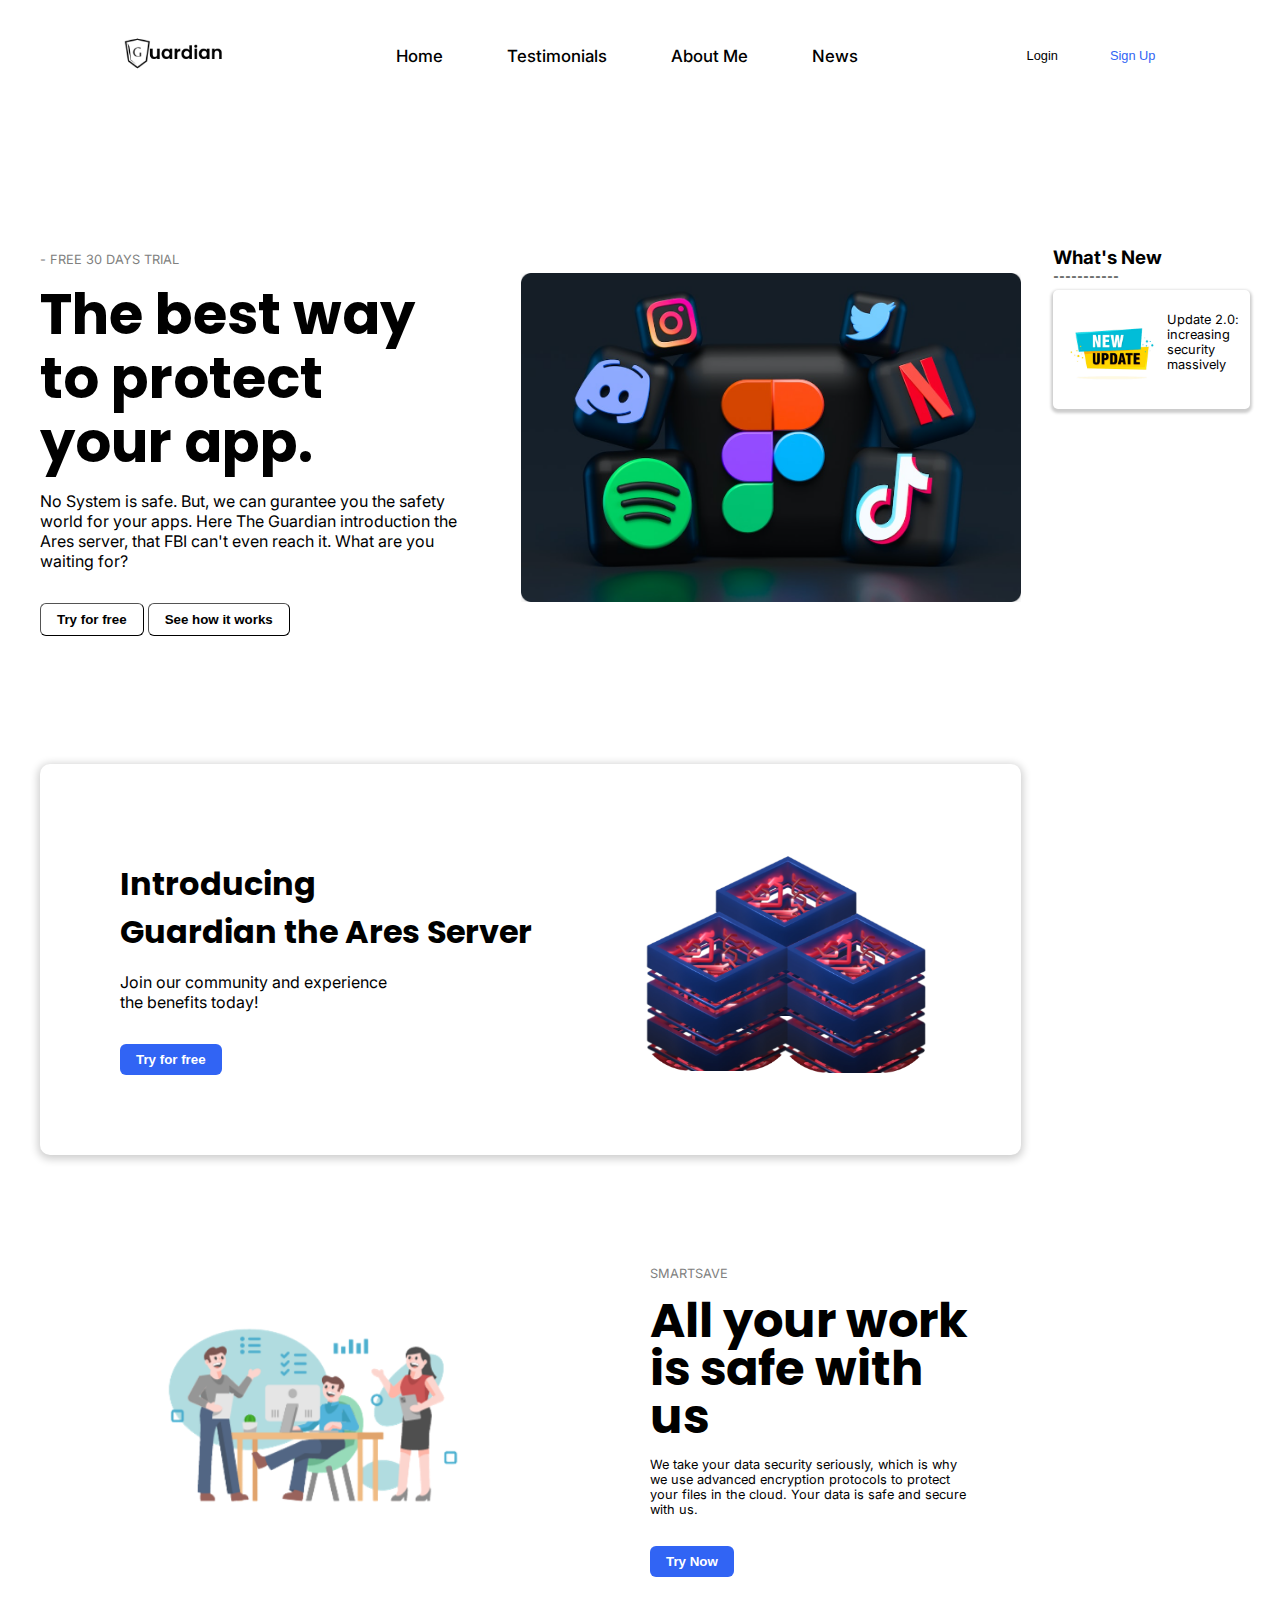
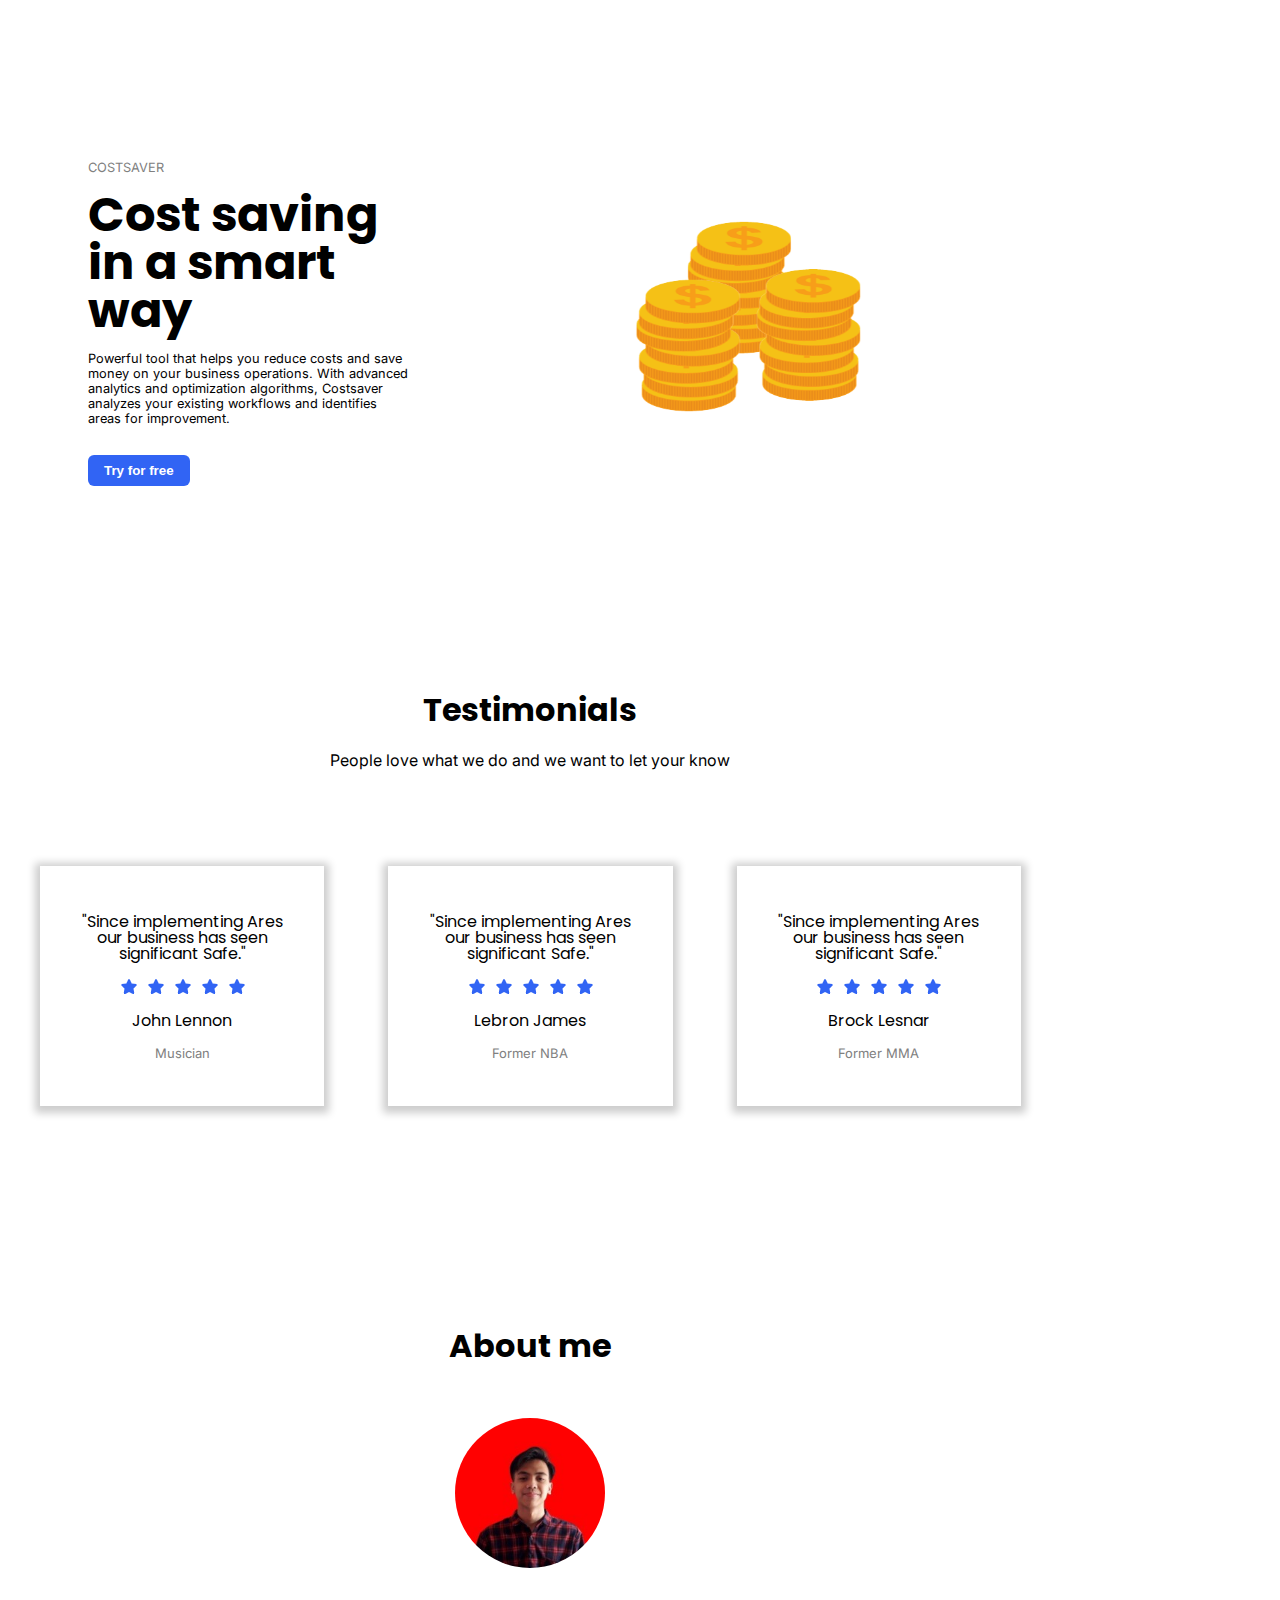
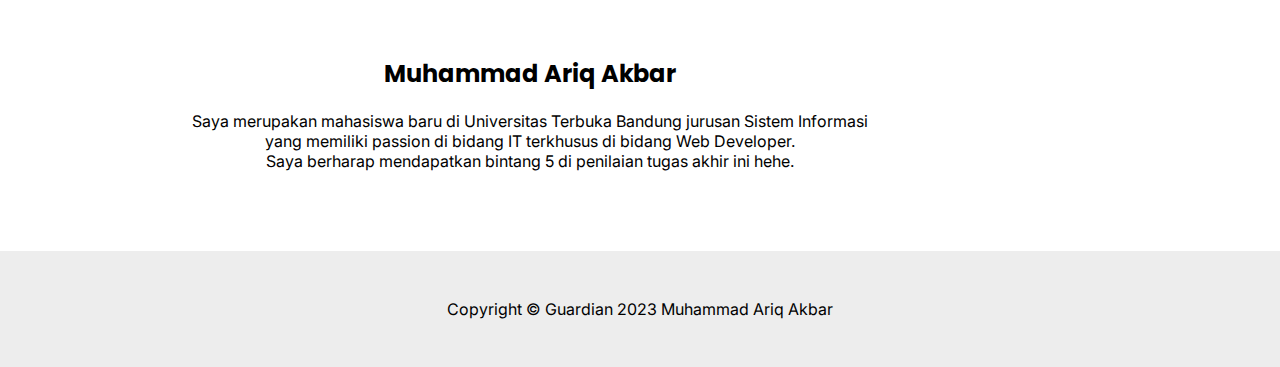
<file: index.html>
<!DOCTYPE html>
<html lang="en">
<head>
    <meta charset="UTF-8">
    <meta name="viewport" content="width=device-width, initial-scale=1.0">
    <title>Guardian Web</title>
    <link rel="stylesheet" href="css/style.css">
    <link rel="preconnect" href="https://fonts.googleapis.com">
<link rel="preconnect" href="https://fonts.gstatic.com" crossorigin>
<link href="https://fonts.googleapis.com/css2?family=Inter:wght@500&family=Poppins:wght@700&display=swap" rel="stylesheet">
</head>
<body>
    <header class="navbar-container">
        <div class="logo">
            <img src="img/group.png" alt="guardian-logo">
        </div>
        <nav class="nav-list">
            <ul>
                <li><a href="#home" onclick="scrollToHome()">Home</a></li>
                <li><a href="#testimonial" onclick="scrollToTes()">Testimonials</a></li>
                <li><a href="#about" onclick="scrollToAbout()">About Me</a></li>
                <li><a href="news.html">News</a></li>
            </ul>
        </nav>
        <div class="login">
            <button>Login</button>
            <button class="active">Sign Up</button>
        </div>
    </header>

    <main>
        <div class="content-container">
            <article id="home-content" class="content-header">
                <div class="content-description">
                    <p class="trial">- FREE 30 DAYS TRIAL</p>
                    <h1 class="title">
                    The best way <br>to protect <br>your app.
                    </h1>
                    <p>No System is safe. But, we can gurantee you the safety world for your apps. Here The Guardian introduction the Ares server, that FBI can't even reach it. What are you waiting for?</p>
                    <button><b>Try for free</b></button>
                    <button><b>See how it works</b></button>
                </div>
                
                <div class="content-img-header">
                    <img src="img/header-img.png" alt="Apps">
                </div>
            </article>

            <!-- 2nd Article -->
            <article id="content-introducting" class="card">
                <div class="content-description">
                    <h1 class="title"> 
                        Introducing <br>Guardian the Ares Server
                    </h1>
                    <p>Join our community and experience <br>the benefits today!</p>
                    <button><b>Try for free</b></button>
                </div>
                <div class="content-img">
                    <img src="img/server.png" alt="server">
                </div>
            </article>

            <!-- 3rd Article -->
            <article id="content-introducting" class="card2">
                <div class="content-img">
                    <img src="img/people.png" alt="people">
                </div>
                <div class="content-description">
                    <p class="trial">SMARTSAVE</p>
                    <h1 class="title"> 
                        All your work is safe with us
                    </h1>
                    <p>We take your data security seriously, which is why we use advanced encryption protocols to protect your files in the cloud. Your data is safe and secure with us.</p>
                    <button><b>Try Now</b></button>
                </div>
                
            </article>


            <!-- 4th Article -->
            <article id="content-introducting" class="card2">
                <div class="content-description">
                    <p class="trial">COSTSAVER</p>
                    <h1 class="title"> 
                        Cost saving in a smart way
                    </h1>
                    <p>Powerful tool that helps you reduce costs and save money on your business operations. With advanced analytics and optimization algorithms, Costsaver analyzes your existing workflows and identifies areas for improvement.</p>
                    <button><b>Try for free</b></button>
                </div>
                <div class="content-img">
                    <img src="img/coin.png" alt="server">
                </div>
            </article>

            <!-- 5th Articles -->
            <br><br><br><br>
            <div id="testimonial-content" class="text-description">
                <h1 class="title">
                    Testimonials
                </h1>
                <p>People love what we do and we want to let your know</p>
            </div>
            <article  class="content-testimoni">

                <div class="card-testimoni">
                    <p>"Since implementing Ares our business has seen significant Safe."</p>
                
                    <div class="stars"><img src="img/stars.png" alt="stars" srcset=""></div>
                    <p>John Lennon</p>
                    <p class="status">Musician</p>
                </div>

                <div class="card-testimoni">
                    <p>"Since implementing Ares our business has seen significant Safe."</p>
                
                    <div class="stars"><img src="img/stars.png" alt="stars" srcset=""></div>
                    <p>Lebron James</p>
                    <p class="status">Former NBA</p>
                </div>

                <div class="card-testimoni">
                    <p>"Since implementing Ares our business has seen significant Safe."</p>
                
                    <div class="stars">
                        <img src="img/stars.png" alt="stars" srcset="">
                    </div>
                    <p>Brock Lesnar</p>
                    <p class="status">Former MMA</p>
                </div>
            </article>
            <!-- About me -->
            <br><br><br><br>
            <br><br>
            <div id="about-content" class="text-description">
                <h1 class="title">
                    About me
                </h1>
            </div>
            <div class="profile-img">
                <img src="img/profile.jpeg" alt="ariq">
            </div>
            <article id="about-me" class="about-me">
            <div class="card-about">
                <div class="text-description">
                    <h2 class="name">Muhammad Ariq Akbar</h2>
                    <p class="description">Saya merupakan mahasiswa baru di Universitas Terbuka Bandung jurusan Sistem Informasi <br>yang memiliki passion di bidang IT terkhusus di bidang Web Developer. <br>Saya berharap mendapatkan bintang 5 di penilaian tugas akhir ini hehe.</p>
                </div>
            </div>
            </article>

        </div>
        <!-- update aside di index -->
        <aside>
            <article id="trending-news" class="trending">
            <div class="trending-header">
                <h3 class="trending-title">
                    What's New
                </h3>
                <p class="line">-----------</p>
            </div>
            <div class="card-news">
                <div class="news-container">
                    <!-- elemen img update-->
                <img src="img/update.jpg" alt="apple" srcset="">
                <p>Update 2.0:
                    increasing security massively
                </p>
                </div>
            </div>
            </article>
        </aside>
    </main>
        <footer>
            <p class="copy">Copyright &copy Guardian 2023 Muhammad Ariq Akbar</p>
        </footer>
    
    <script src="js/javascript.js">
    </script>
</body>
</html>
</file>
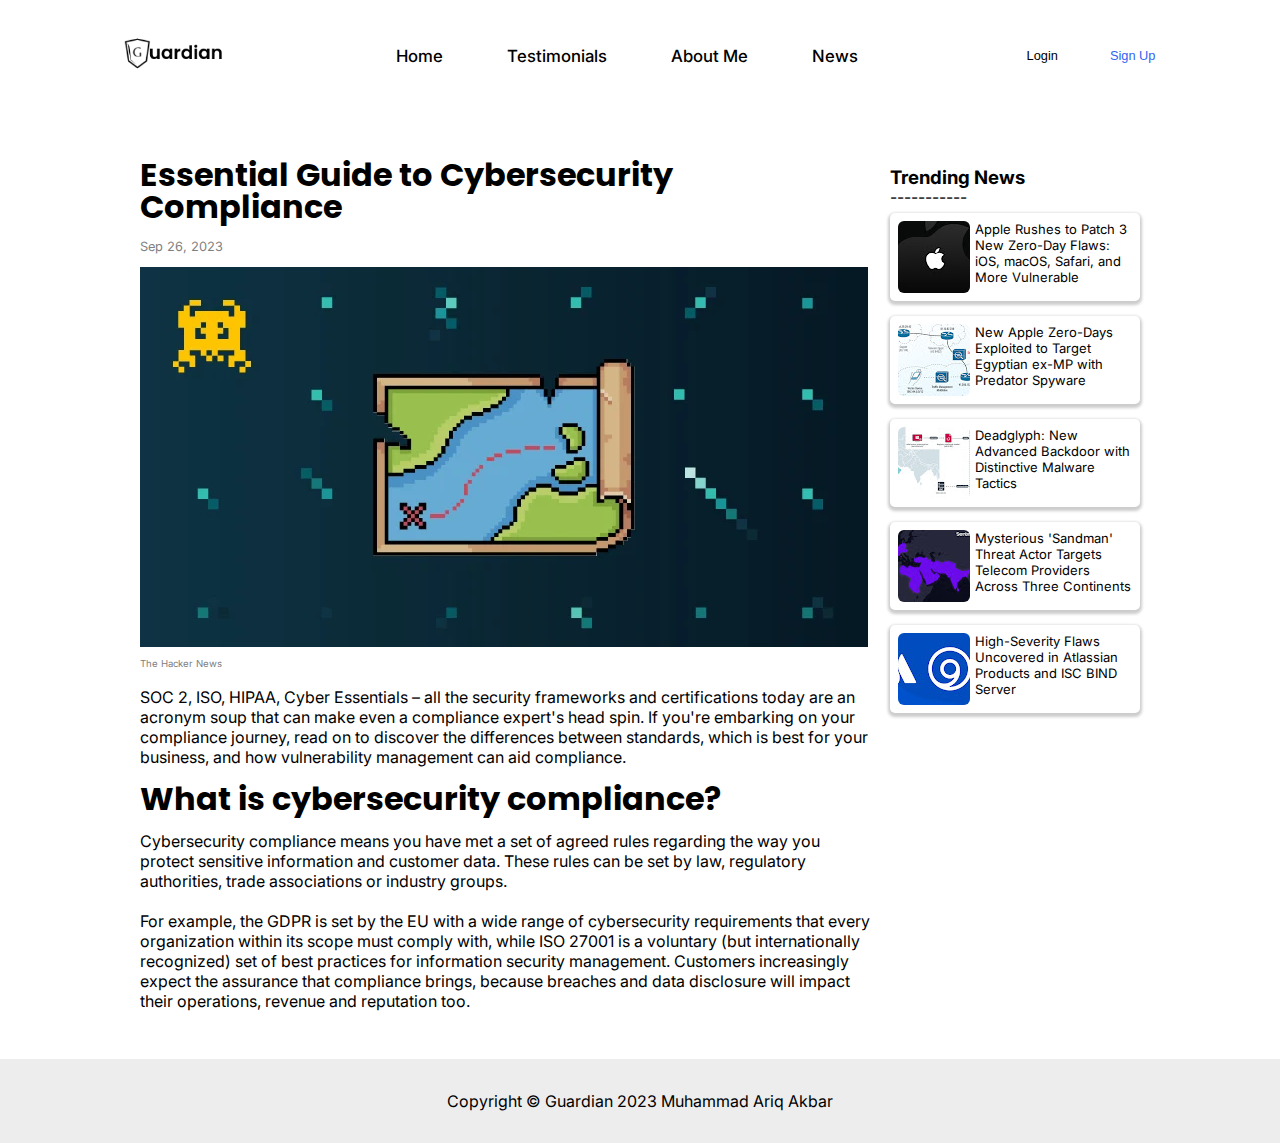
<file: news.html>
<!DOCTYPE html>
<html lang="en">
<head>
    <meta charset="UTF-8">
    <meta name="viewport" content="width=device-width, initial-scale=1.0">
    <title>Document</title>
    <link rel="stylesheet" href="css/news.css">
    <link rel="preconnect" href="https://fonts.googleapis.com">
<link rel="preconnect" href="https://fonts.gstatic.com" crossorigin>
<link href="https://fonts.googleapis.com/css2?family=Inter:wght@500&family=Poppins:wght@700&display=swap" rel="stylesheet">
</head>
<body>
    <header class="navbar-container">
        <div class="logo">
            <img src="img/group.png" alt="guardian-logo">
        </div>
        <nav class="nav-list">
            <ul>
                <li><a href="index.html" onclick="scrollToHome()">Home</a></li>
                <li><a href="index.html" onclick="scrollToTes()">Testimonials</a></li>
                <li><a href="index.html" onclick="scrollToAbout()">About Me</a></li>
                <li><a href="" onclick="scrollToView()">News</a></li>
            </ul>
        </nav>
        <div class="login">
            <button>Login</button>
            <button class="active">Sign Up</button>
        </div>
    </header>

    <main>
        <div class="content-container">
            <article class="news-content">
                <div class="time-header">
                <h1 class="title">
                    Essential Guide to Cybersecurity Compliance
                </h1>
                </div>
                <div class="img">
                <p class="date">Sep 26, 2023</p>
                <img src="img/intro-news.jpg" alt="img-intro" srcset="">
                <br>
                <a href="https://thehackernews.com/2023/09/essential-guide-to-cybersecurity.html" class="source">The Hacker News</a>
                </div>
                <p class="description">SOC 2, ISO, HIPAA, Cyber Essentials – all the security frameworks and certifications today are an acronym soup that can make even a compliance expert's head spin. If you're embarking on your compliance journey, read on to discover the differences between standards, which is best for your business, and how vulnerability management can aid compliance.</p>
                <h2 class="title">
                    What is cybersecurity compliance?
                </h2>
                <p class="description">Cybersecurity compliance means you have met a set of agreed rules regarding the way you protect sensitive information and customer data. These rules can be set by law, regulatory authorities, trade associations or industry groups. <br><br>

                    For example, the GDPR is set by the EU with a wide range of cybersecurity requirements that every organization within its scope must comply with, while ISO 27001 is a voluntary (but internationally recognized) set of best practices for information security management. Customers increasingly expect the assurance that compliance brings, because breaches and data disclosure will impact their operations, revenue and reputation too. </p>
            </article>
        </div>
    
    <aside>
        <article id="trending-news" class="trending">
        <div class="trending-header">
            <h3 class="trending-title">
                Trending News
            </h3>
            <p class="line">-----------</p>
        </div>
        <div class="card">
            <div class="news-container">
            <img src="img/apple.jpg" alt="apple" srcset="">
            <a href="https://thehackernews.com/2023/09/apple-rushes-to-patch-3-new-zero-day.html">Apple Rushes to Patch 3 New Zero-Day Flaws: iOS, macOS, Safari, and More Vulnerable</a>
            </div>
        </div>

        <div class="card">
            <div class="news-container">
                <img src="img/Spyware.jpg" alt="spyware" srcset="">
                <a href="https://thehackernews.com/2023/09/latest-apple-zero-days-used-to-hack.html">New Apple Zero-Days Exploited to Target Egyptian ex-MP with Predator Spyware</a>
                </div>
        </div>

        <div class="card">
            <div class="news-container">
                <img src="img/hacking.jpg" alt="hacking" srcset="">
                <a href="https://thehackernews.com/2023/09/deadglyph-new-advanced-backdoor-with.html">Deadglyph: New Advanced Backdoor with Distinctive Malware Tactics</a>
                </div>
        </div>

        <div class="card">
            <div class="news-container">
                <img src="img/cyber.jpg" alt="" srcset="">
                <a href="https://thehackernews.com/2023/09/mysterious-sandman-threat-actor-targets.html">
                    Mysterious 'Sandman' Threat Actor Targets Telecom Providers Across Three Continents
                </a>
                </div>
        </div>

        <div class="card">
            <div class="news-container">
                <img src="img/flaw.jpg" alt="" srcset="">
                <a href="https://thehackernews.com/2023/09/high-severity-flaws-uncovered-in.html">High-Severity Flaws Uncovered in Atlassian Products and ISC BIND Server</a>
                </div>
        </div>

        </article>
    </aside>
</main>
<footer>
    <p class="copy">Copyright &copy Guardian 2023 Muhammad Ariq Akbar</p>
</footer>
    <script src="js/javascript.js">
    </script>
</body>
</html>
</file>
<file: css/style.css>
*,*::before,*::after{
    box-sizing: content-box;
}

body{
    font-family: 'Inter', sans-serif;
    height: 100vh;
    margin: 0;
    
}

/* Navbar Begin */

header.navbar-container{
    max-width: 1200px;
    width: 100%;
    margin-inline: auto;
    display: flex;
    justify-content: space-around;
    align-items: center;
    padding-block: 1rem;
    z-index: 999;
    
}

header.navbar-container .logo img{
    width: 150px;
}

header.navbar-container .nav-list ul{
    padding-left: 0;
    display: flex;
    justify-content: center;
    gap: 2rem 1rem;
}

header.navbar-container .nav-list li{
    list-style-type: none;
}

header.navbar-container .nav-list li a{
    text-decoration: none;
    font-size: 1.05rem;
    font-weight: 500;
    color: black;
    padding: .5rem 1.5rem;
    transition: all .2s ease-in-out;

}

header.navbar-container .nav-list li:hover a{
    color: #3164F4;
}

header.navbar-container .nav-lsit li:active a{
    background-color: #3164F4;
}

header.navbar-container .login button{
    border-radius: 6px;
    padding: .5rem 1.5rem;
    border-width: 0;
    background-color: transparent;
    font-size: 0.8rem;
    font-weight: 500;
    transition: all .2s ease-in-out;
}

header.nav-container .login button.active{
    color: #3164F4;
}

header.navbar-container .login button:hover {
    color: #3164F4;
    
}

header.navbar-container .login button.active:enabled{
    color: #3164F4;
}

/* Navbar End */

main{
    max-width: 1200px;
    width: 100%;
    margin-inline: auto;
    gap: 2rem;
    flex: 1;
    display: flex;
    justify-content: space-around;
    
}


main .content-header{
    padding-block: 8rem;
    flex: 1;
    display: flex;
    align-items: center;
    gap: 3rem;
}

main .content-header .content-description{
    flex: 1 1;
}

main .content-header .content-description p.trial{
    font-size: .8rem;
    color: gray;
}

main .content-header .content-description .title{
    line-height: 4rem;
    font-family: 'Poppins', sans-serif;
    font-size: 3.5rem;
    margin-block: 1rem;
}

main .content-header .content-description button{
    padding: .5rem 1rem;
    margin-block-start: 1rem;
    border-radius: 6px;
    border-width: 1px;
    background-color: transparent;
    transition: all .15s ease-in;
}

main .content-header .content-description button:hover{
    background-color: #3164F4;
    color: white;
    border-width: 0;
}

main .content-header .content-img-header{
    flex: 1;
    display: flex;
}

main .content-header .content-img-header img{
    margin: auto;
    min-width: 250px;
    width: 500px;
}

/* End of header content */

main .card{
    box-shadow: 0 2px 8px 2px rgba(0, 0, 0, 0.2);
    border-radius: 10px;
    padding: 5rem;
    flex: 1;
    display: flex;
    align-items: center;
    gap: 100px;
}



main .card .content-description .title{
    line-height: 3rem;
    font-family: 'Poppins', sans-serif;
    font-size: 2rem;
    margin-block: 1rem;
}

main .card .content-description button{
    padding: .5rem 1rem;
    margin-block-start: 1rem;
    border-radius: 6px;
    border-width: 1px;
    background-color: #3164F4;
    transition: all .15s ease-in;
    color: white;
    border-width: 0;
}

main .card .content-description button:hover{
    background-color: white;
    color: black;
    border-width: 1px;
}

main .card .content-img{
    flex: 1;
    display: flex;
}

main .card .content-img img{
    margin: auto;
    min-width: 300px;
    width: 150px;
}

main .card2{
    padding: 3rem;
    flex: 1;

    display: flex;
    align-items: center;
    justify-content: space-around;
    gap: 7rem;
    
    
}

main .card2 .content-description .title{
    line-height: 3rem;
    font-family: 'Poppins', sans-serif;
    font-size: 2rem;
    margin-block: 1rem;
}
main .card2 .content-description p{
    font-size: .8rem;
}

main .card2 .content-description button{
    padding: .5rem 1rem;
    margin-block-start: 1rem;
    border-radius: 6px;
    border-width: 1px;
    background-color: #3164F4;
    transition: all .15s ease-in;
    color: white;
    border-width: 0;
}

main .card2 .content-description button:hover{
    background-color: white;
    color: black;
    border-width: 1px;
}

main .card2 .content-img{
    flex: 1;
    display: flex;
}

main .card2 .content-img img{
    margin: auto;
    min-width: 450px;
    width: 150px;
}

main .card2 .content-description .trial{
    color: gray;
    font-size: .8rem;
}

main .card2 .content-description .title{
    line-height: 3rem;
    font-family: 'Poppins', sans-serif;
    font-size: 3rem;
    margin-block: 1rem;
}

/* End of main card */
main .text-description .title{
    line-height: 3rem;
    font-family: 'Poppins', sans-serif;
    font-size: 2rem;
    margin-block: 1rem;
}

main .text-description{
    text-align: center;
    padding: 2rem;
}

main .content-testimoni{
    padding-block: 3rem;
    flex: 1;
    display: flex;
    align-items: center;
    gap: 4rem;
    line-height: 1rem;
}

main .content-testimoni .card-testimoni{
    box-shadow: 0 2px 8px 5px rgba(0, 0, 0, 0.2);
    padding: 2rem;
    text-align: center;
    
}

main .content-testimoni p{
    font-family: 'Poppins', sans-serif;
}

main .content-testimoni p.status{
    color: gray;
    font-family: 'Inter', sans-serif;
    font-size: small;
    
}

main .card-about{
    padding: 2rem;
}


main .name{
    font-family: 'Poppins', sans-serif;
    
}

main .profile-img img{
    border-radius: 99px;
    width: 150px;
}

main .profile-img{
    text-align: center;
}

footer{
    padding: 2rem;
    text-align: center;
    background-color: #EDEDED;
}

aside{
    padding-block: 5rem;
    flex: 1;
    height: min-content;
}

aside .trending{
    padding-block: 3rem;
}

aside .trending-header{
    line-height: 0;
}

aside .card-news{
    box-shadow: 0 2px 3px 2px rgba(0, 0, 0, 0.2);
    border-radius: 5px;
    padding: .6rem;
    margin-bottom: 15px;
    width: 95%;
}

aside .news-container{
    flex: 1;
    display: flex;
    gap: 5px;
}

aside img{
    border-radius: 6px;
    width: 100px;
}

aside a{
    text-decoration: none;
    color: black;
    font-size: 13px;
}

aside a:hover{
    color: #3164F4;
}

aside p{
    font-size: .8rem;
}

@media screen and (max-width: 1200px){
    header.navbar-container{
        flex-direction: column;
    }
    header.navbar-container .nav-list ul {
        flex-wrap: wrap;
        column-gap: .5rem;
    }
    /* end of header */

    main{
        flex-direction: column;
    }

    main .content-header{
        flex-direction: column;
        gap: 2rem;
    }

    main .content-header .content-description .title{
        font-size: 3rem;
    }

    main .content-header .content-description p{
        font-size: 1rem;
    }

    main .content-header .content-img-header{
        order: -1;
    }

    main .content-header .content-img-header img{
        width: 450px;
    }

    main .content-header .content-description{
        text-align: center;
        padding: 2rem 10rem;
    }

    /* end of first content */

    main .card{
        flex-direction: column;
        gap: 2rem;
        box-shadow: 0 2px 8px 2px rgb(255, 255, 255);
    }

    main .card .content-description{
        text-align: center;
    }

    main .card .content-img{
        order: -1;
    }

    /* end of 2nd content */

    main .card2{
        flex-direction: column;
        gap: 1rem;
        box-shadow: 0 2px 8px 2px rgb(255, 255, 255);
        padding: 2rem 10rem;
    }


    main .card2 .content-description{
        text-align: center;
    }

    main .card2 .content-description .title{
        font-size: 2rem;
    }

    main .card2 .content-img{
        order: -1;
    }

    /* end of product */

    main .content-testimoni{
        flex-direction: column;
    }

    main .card-testimoni{
        width: min-content;
    }

    main .card-testimoni p{
        font-size: .8rem;
    }

    /* end of testimoni card */

    main .text-description{
        padding: 1rem 10rem;
    }

    /* Aside */
    aside .card-news{
        margin: auto;
    }

    aside .trending-header h3{
        text-align: center;
    }

    aside .trending-header p.line{
        text-align: center;
    }
    
}
</file>
<file: css/news.css>
*,*::before,*::after{
    box-sizing: content-box;
}

body{
    font-family: 'Inter', sans-serif;
    height: 100vh;
    margin: 0;
    
}

/* Navbar Begin */

header.navbar-container{
    max-width: 1200px;
    width: 100%;
    margin-inline: auto;
    display: flex;
    justify-content: space-around;
    align-items: center;
    padding-block: 1rem;
    z-index: 999;
    
}

header.navbar-container .logo img{
    width: 150px;
}

header.navbar-container .nav-list ul{
    padding-left: 0;
    display: flex;
    justify-content: center;
    gap: 2rem 1rem;
}

header.navbar-container .nav-list li{
    list-style-type: none;
}

header.navbar-container .nav-list li a{
    text-decoration: none;
    font-size: 1.05rem;
    font-weight: 500;
    color: black;
    padding: .5rem 1.5rem;
    transition: all .2s ease-in-out;

}

header.navbar-container .nav-list li:hover a{
    color: #3164F4;
}

header.navbar-container .nav-lsit li:active a{
    background-color: #3164F4;
}

header.navbar-container .login button{
    border-radius: 6px;
    padding: .5rem 1.5rem;
    border-width: 0;
    background-color: transparent;
    font-size: 0.8rem;
    font-weight: 500;
    transition: all .2s ease-in-out;
}

header.nav-container .login button.active{
    color: #3164F4;
}

header.navbar-container .login button:hover {
    color: #3164F4;
    
}

header.navbar-container .login button.active:enabled{
    color: #3164F4;
}

/* end of navbar */

main{
    max-width: 1000px;
    width: 100%;
    margin-inline: auto;
    flex: 1;
    display: flex;
    justify-content: space-around;
    
}

main .content-container{
    padding-block: 2rem;
    flex: 3;
    display: flex;
    flex-flow: column nowrap;
}

main .news-content{
    min-width: 250px;
    width: 98%;
}

main .title{
    line-height: 2rem;
    font-family: 'Poppins', sans-serif;
    font-size: 2rem;
    margin-block: 1rem;
}

main .date{
    color: gray;
    font-size: .8rem;
}

main .news-content a.source{
    line-height: 0;
    text-decoration: none;
    color: grey;
    font-size: .6rem;
}

main .news-content a.source:hover{
    color: #3164F4;
}
/* end of main */
aside{
    flex: 1;
}

aside .trending{
    padding-block: 3rem;
}

aside .trending-header{
    line-height: 0;
}

aside .card{
    box-shadow: 0 2px 3px 2px rgba(0, 0, 0, 0.2);
    border-radius: 5px;
    padding: .5rem;
    margin-bottom: 15px;
}

aside .news-container{
    flex: 1;
    display: flex;
    gap: 5px;
}

aside img{
    border-radius: 6px;
}

aside a{
    text-decoration: none;
    color: black;
    font-size: 13px;
}

aside a:hover{
    color: #3164F4;
}

footer{
    padding: 1rem;
    text-align: center;
    background-color: #EDEDED;
}

@media screen and (max-width: 1200px){
    header.navbar-container{
        flex-direction: column;
    }
    header.navbar-container .nav-list ul {
        flex-wrap: wrap;
        column-gap: .5rem;
    }
    /* end of header */

    main{
        flex-direction: column;
    }

    main .news-content{
        gap: 5rem;
    }
    main .news-content p.description{
        padding: 2rem;
    }
    main .news-content p.date{
        text-align: center;
    }
   

    main .news-content h1.title{
        padding: 1rem;
    }
    main .news-content h2.title{
        padding: 1rem;
    }

    main .card{
        width: max-content;
        width: 85%;
    }

    main .news-content .img img{
      max-width: min-content;
    }

    main .news-content .img{
        text-align: center;
    }

    main .title{
        font-size: 1rem;
    }

    main .time-header .date{
        font-size: .5rem;
    }

    main .news-content p{
        text-align: justify;
    }

/* end of news */
    main .trending{
        padding: 3rem;
    }


}

@media screen and (max-width: 750px){
    main .news-content .img img{
        max-width: 400px;
      }

    main .news-content p{
        text-align: justify;
    }
}
</file>
